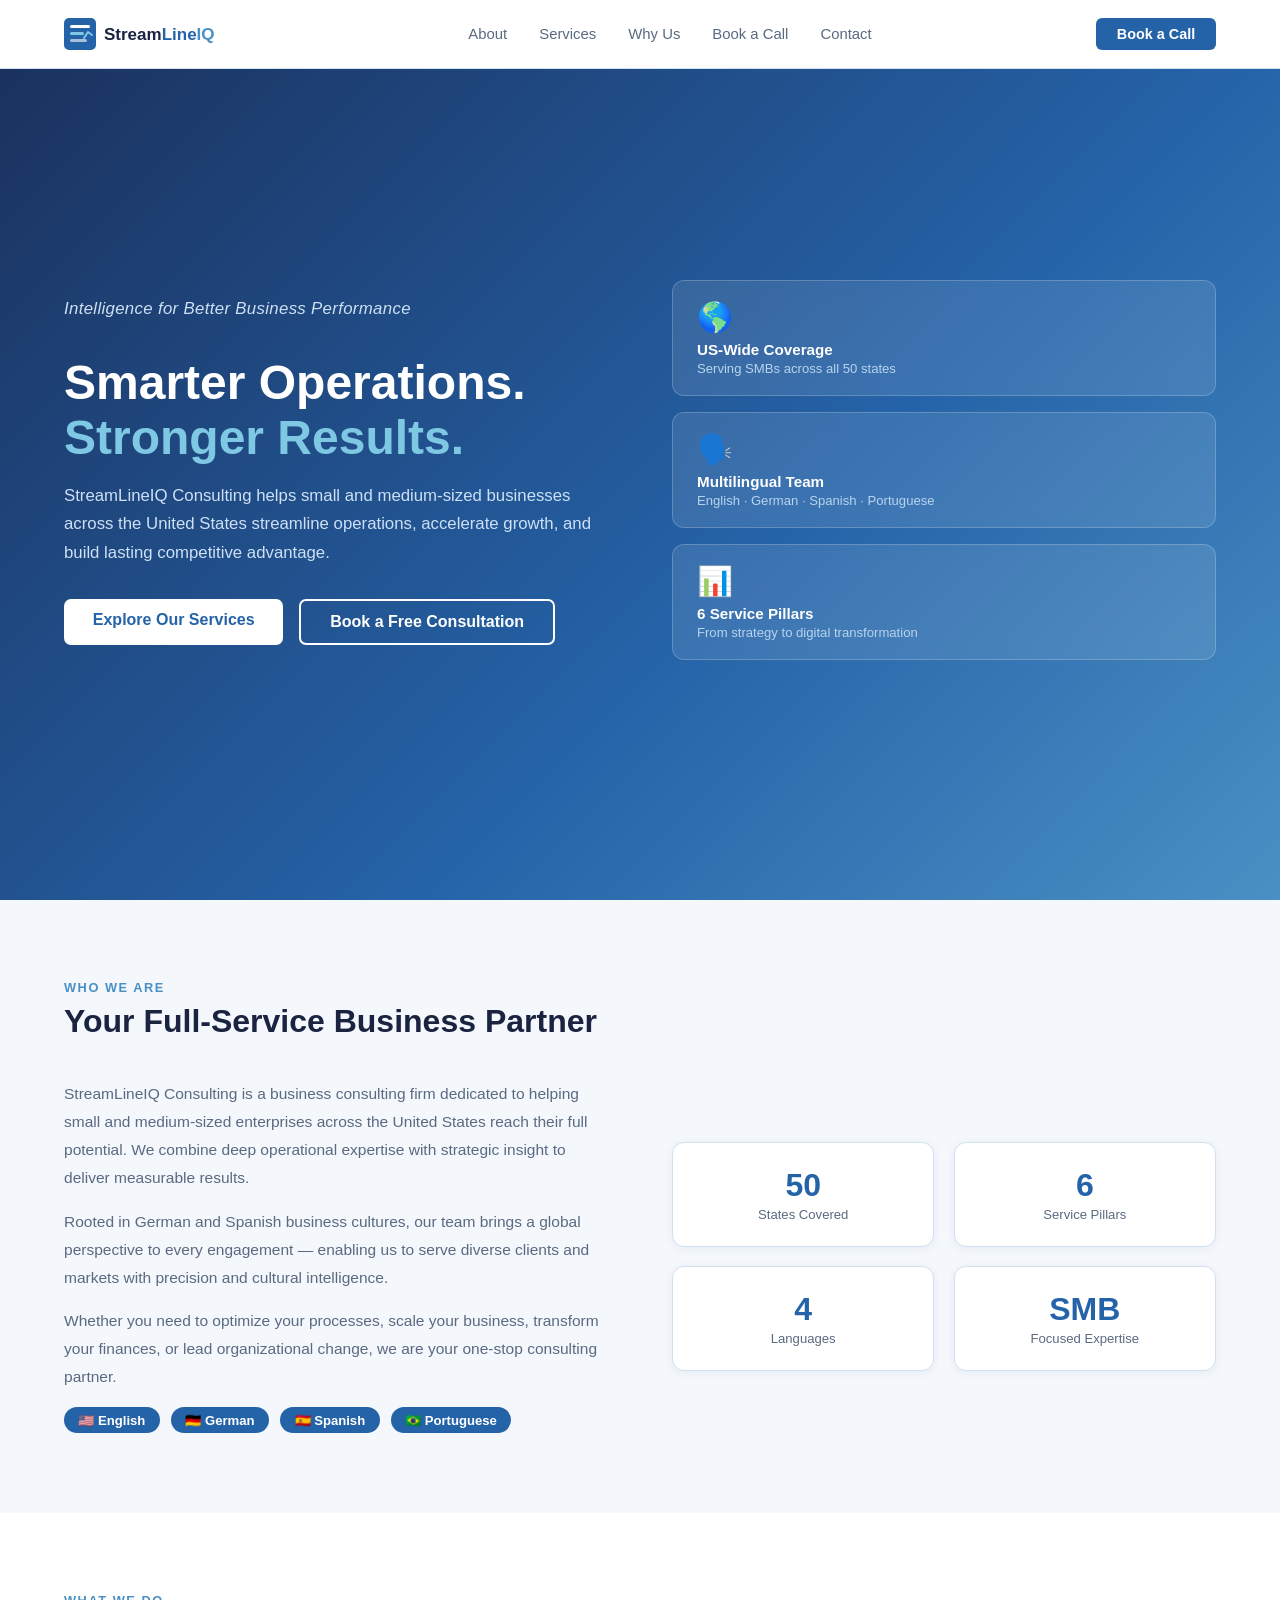
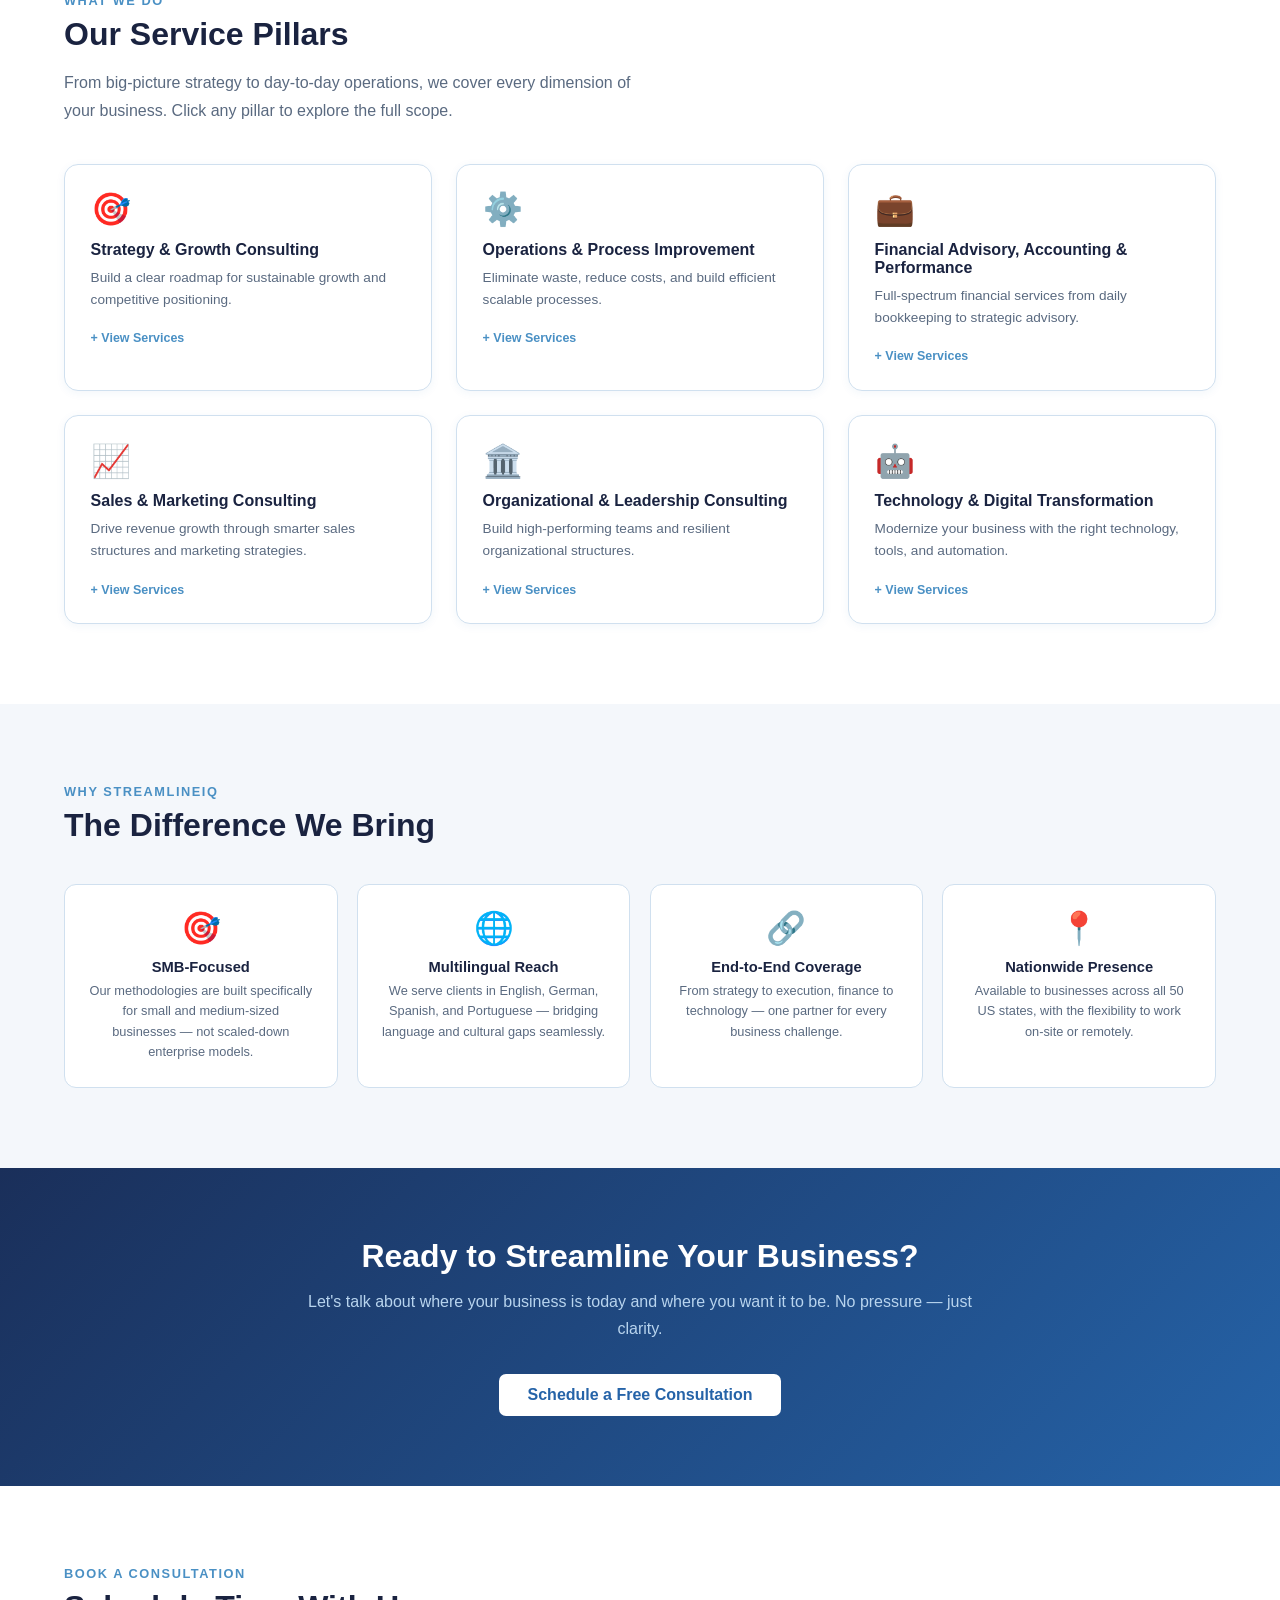
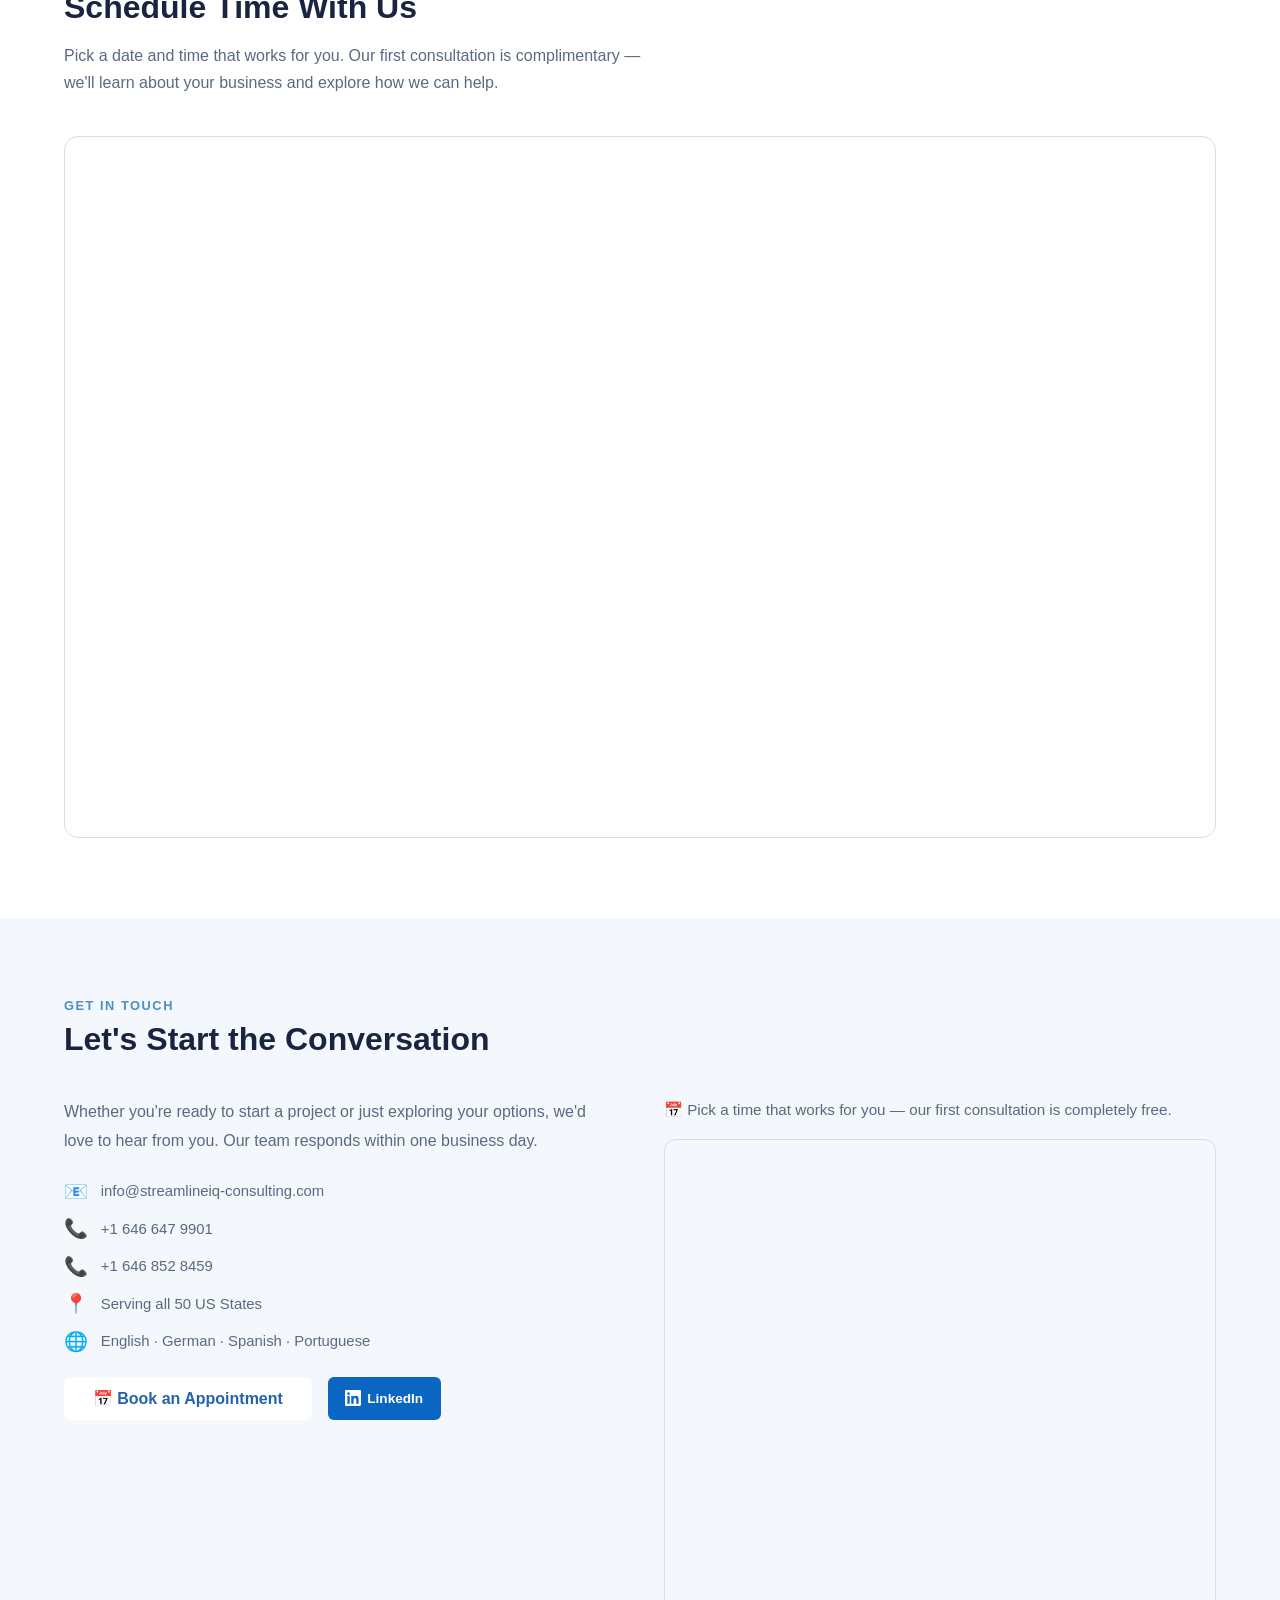
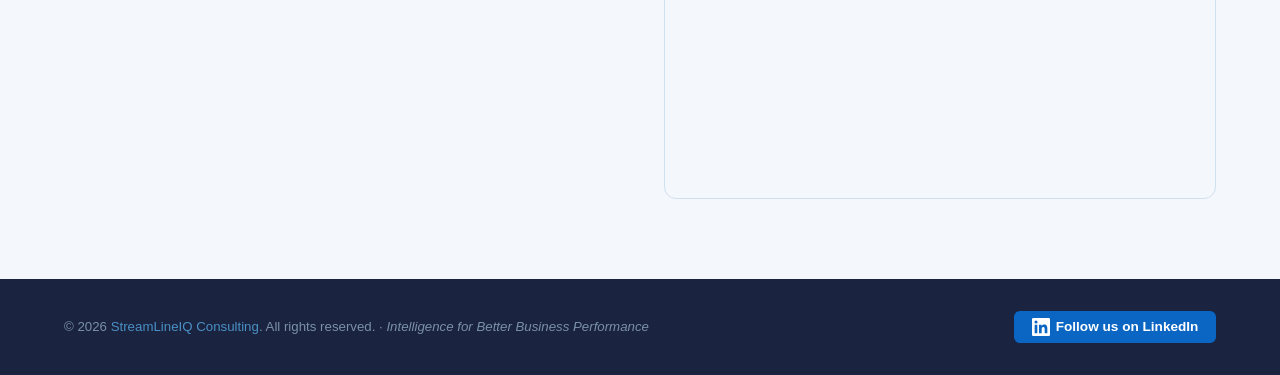
<file: index.html>
<!DOCTYPE html>
<html lang="en">
<head>
<meta charset="UTF-8"/>
<meta name="viewport" content="width=device-width, initial-scale=1.0"/>
<title>StreamLineIQ Consulting</title>
<meta name="description" content="StreamLineIQ Consulting helps small and medium-sized businesses across the US streamline operations, accelerate growth, and build lasting competitive advantage."/>
<link rel="icon" href="data:image/svg+xml,<svg xmlns='http://www.w3.org/2000/svg' viewBox='0 0 32 32'><rect width='32' height='32' rx='6' fill='%232563A8'/><rect x='6' y='9' width='20' height='3' rx='1.5' fill='%23ffffff'/><rect x='6' y='15' width='13' height='3' rx='1.5' fill='%237EC8E3'/><rect x='6' y='21' width='16' height='3' rx='1.5' fill='%23ffffff' opacity='0.6'/><polyline points='19,20 23,14 27,17' fill='none' stroke='%237EC8E3' stroke-width='2' stroke-linecap='round' stroke-linejoin='round'/></svg>"/>
<link href="https://assets.calendly.com/assets/external/widget.css" rel="stylesheet"/>
<style>
*{margin:0;padding:0;box-sizing:border-box;}
html{scroll-behavior:smooth;}
:root{
  --blue:#2563A8;--blue-dark:#1a4a80;--blue-light:#EBF3FB;
  --steel:#4A90C4;--white:#ffffff;--gray:#f4f7fb;
  --text:#1a2340;--muted:#5a6a80;--border:#d0e0ef;
}
body{font-family:'Segoe UI',Arial,sans-serif;color:var(--text);background:var(--white);}
a{text-decoration:none;color:inherit;}

/* NAV */
nav{position:fixed;top:0;width:100%;background:var(--white);border-bottom:1px solid var(--border);z-index:100;padding:0 5%;}
.nav-inner{max-width:1200px;margin:0 auto;display:flex;align-items:center;justify-content:space-between;height:68px;}
.logo-link{display:flex;align-items:center;}
.nav-links{display:flex;gap:2rem;font-size:.93rem;font-weight:500;color:var(--muted);}
.nav-links a{cursor:pointer;transition:color .2s;}
.nav-links a:hover{color:var(--blue);}
.nav-cta{background:var(--blue);color:#fff;padding:.5rem 1.3rem;border-radius:6px;font-size:.9rem;font-weight:600;transition:background .2s;}
.nav-cta:hover{background:var(--blue-dark);}

/* hamburger */
.hamburger{display:none;flex-direction:column;gap:5px;cursor:pointer;padding:4px;}
.hamburger span{display:block;width:24px;height:2px;background:var(--text);border-radius:2px;transition:all .3s;}
.mobile-menu{display:none;position:fixed;top:68px;left:0;width:100%;background:var(--white);border-bottom:1px solid var(--border);padding:1rem 5%;z-index:99;}
.mobile-menu a{display:block;padding:.7rem 0;font-size:1rem;font-weight:500;color:var(--muted);border-bottom:1px solid var(--border);}
.mobile-menu a:last-child{border-bottom:none;}
.mobile-menu.open{display:block;}

/* HERO */
.hero{min-height:100vh;background:linear-gradient(135deg,#1a2f5a 0%,#2563A8 60%,#4A90C4 100%);display:flex;align-items:center;padding:100px 5% 60px;}
.hero-inner{max-width:1200px;margin:0 auto;display:grid;grid-template-columns:1fr 1fr;gap:4rem;align-items:center;}
.hero-text h1{font-size:3rem;font-weight:900;color:#fff;line-height:1.15;margin-bottom:1rem;}
.hero-text h1 span{color:#7EC8E3;}
.hero-slogan{font-size:1.15rem;color:#b8d4ee;margin-bottom:.8rem;font-style:italic;letter-spacing:.02em;}
.hero-text p{font-size:1.05rem;color:#cde0f5;line-height:1.7;margin-bottom:2rem;}
.hero-btns{display:flex;gap:1rem;flex-wrap:wrap;}
.btn-primary{background:#fff;color:var(--blue);padding:.75rem 1.8rem;border-radius:7px;font-weight:700;font-size:1rem;transition:all .2s;display:inline-block;}
.btn-primary:hover{background:var(--blue-light);transform:translateY(-2px);}
.btn-outline{border:2px solid #fff;color:#fff;padding:.75rem 1.8rem;border-radius:7px;font-weight:600;font-size:1rem;transition:all .2s;display:inline-block;}
.btn-outline:hover{background:rgba(255,255,255,.1);transform:translateY(-2px);}
.hero-badges{display:flex;flex-direction:column;gap:1rem;}
.badge{background:rgba(255,255,255,.1);border:1px solid rgba(255,255,255,.2);border-radius:12px;padding:1.2rem 1.5rem;color:#fff;backdrop-filter:blur(8px);}
.badge-icon{font-size:1.8rem;margin-bottom:.4rem;}
.badge h3{font-size:.95rem;font-weight:700;margin-bottom:.2rem;}
.badge p{font-size:.82rem;color:#b8d4ee;}

/* SECTIONS */
section{padding:80px 5%;}
.section-inner{max-width:1200px;margin:0 auto;}
.section-label{font-size:.8rem;font-weight:700;color:var(--steel);letter-spacing:.12em;text-transform:uppercase;margin-bottom:.5rem;}
.section-title{font-size:2rem;font-weight:800;color:var(--text);margin-bottom:1rem;}
.section-sub{font-size:1rem;color:var(--muted);max-width:600px;line-height:1.7;}

/* ABOUT */
.about{background:var(--gray);}
.about-grid{display:grid;grid-template-columns:1fr 1fr;gap:4rem;align-items:center;margin-top:2.5rem;}
.about-text p{color:var(--muted);line-height:1.8;margin-bottom:1rem;font-size:.97rem;}
.lang-row{display:flex;gap:.7rem;flex-wrap:wrap;margin-top:1rem;}
.lang-pill{background:var(--blue);color:#fff;padding:.35rem .9rem;border-radius:20px;font-size:.82rem;font-weight:600;}
.about-stats{display:grid;grid-template-columns:1fr 1fr;gap:1.2rem;}
.stat-card{background:var(--white);border:1px solid var(--border);border-radius:12px;padding:1.5rem;text-align:center;box-shadow:0 2px 8px rgba(37,99,168,.07);}
.stat-card .num{font-size:2rem;font-weight:900;color:var(--blue);}
.stat-card .lbl{font-size:.82rem;color:var(--muted);margin-top:.2rem;}

/* SERVICES */
.services-grid{display:grid;grid-template-columns:repeat(3,1fr);gap:1.5rem;margin-top:2.5rem;}
.svc-card{background:var(--white);border:1px solid var(--border);border-radius:14px;padding:1.6rem;box-shadow:0 2px 10px rgba(37,99,168,.06);transition:all .25s;cursor:pointer;}
.svc-card:hover{transform:translateY(-4px);box-shadow:0 8px 28px rgba(37,99,168,.13);border-color:var(--steel);}
.svc-icon{font-size:2rem;margin-bottom:.8rem;}
.svc-card h3{font-size:1rem;font-weight:800;color:var(--text);margin-bottom:.5rem;}
.svc-card .svc-desc{font-size:.85rem;color:var(--muted);line-height:1.6;margin-bottom:.8rem;}
.svc-items{display:none;list-style:none;margin-top:.5rem;}
.svc-card.open .svc-items{display:block;}
.svc-items li{font-size:.8rem;color:var(--muted);padding:.25rem 0;border-top:1px solid var(--border);display:flex;align-items:flex-start;gap:.4rem;}
.svc-items li::before{content:"›";color:var(--steel);font-weight:700;flex-shrink:0;}
.svc-toggle{font-size:.78rem;color:var(--steel);font-weight:700;margin-top:.5rem;display:inline-block;}

/* WHY US */
.whyus{background:var(--gray);}
.why-grid{display:grid;grid-template-columns:repeat(4,1fr);gap:1.2rem;margin-top:2.5rem;}
.why-card{background:var(--white);border-radius:12px;padding:1.5rem;border:1px solid var(--border);text-align:center;}
.why-card .wi{font-size:2rem;margin-bottom:.7rem;}
.why-card h4{font-size:.92rem;font-weight:700;color:var(--text);margin-bottom:.4rem;}
.why-card p{font-size:.8rem;color:var(--muted);line-height:1.6;}

/* CTA */
.cta-banner{background:linear-gradient(135deg,#1a2f5a,#2563A8);padding:70px 5%;}
.cta-inner{max-width:700px;margin:0 auto;text-align:center;}
.cta-inner h2{font-size:2rem;font-weight:900;color:#fff;margin-bottom:.8rem;}
.cta-inner p{color:#b8d4ee;font-size:1rem;margin-bottom:2rem;line-height:1.7;}

/* BOOKING */
.booking{background:var(--white);}
.calendly-wrapper{margin-top:2.5rem;border:1px solid var(--border);border-radius:14px;overflow:hidden;}

/* CONTACT */
.contact{background:var(--gray);}
.contact-grid{display:grid;grid-template-columns:1fr 1fr;gap:3rem;margin-top:2.5rem;align-items:start;}
.contact-info p{color:var(--muted);line-height:1.8;margin-bottom:1.5rem;}
.contact-detail{display:flex;align-items:center;gap:.8rem;margin-bottom:.9rem;font-size:.93rem;color:var(--muted);}
.contact-detail .ci{font-size:1.2rem;}
.contact-book-label{font-size:.95rem;color:var(--muted);margin-bottom:1rem;line-height:1.6;}
.contact-calendly .calendly-inline-widget{border:1px solid var(--border);border-radius:12px;overflow:hidden;}

/* FOOTER */
footer{background:#1a2340;padding:2rem 5%;}
.footer-inner{max-width:1200px;margin:0 auto;display:flex;align-items:center;justify-content:space-between;flex-wrap:wrap;gap:1rem;}
footer p{color:#7a90aa;font-size:.83rem;}
footer span{color:var(--steel);}
.linkedin-btn{display:inline-flex;align-items:center;background:#0A66C2;color:#fff;padding:.45rem 1.1rem;border-radius:6px;font-size:.85rem;font-weight:600;transition:background .2s;}
.linkedin-btn:hover{background:#004182;}

/* RESPONSIVE */
@media(max-width:900px){
  .hero-inner,.about-grid,.contact-grid{grid-template-columns:1fr;}
  .services-grid{grid-template-columns:1fr 1fr;}
  .why-grid{grid-template-columns:1fr 1fr;}
  .hero-text h1{font-size:2.1rem;}
  .hero-badges{flex-direction:row;flex-wrap:wrap;}
}
@media(max-width:600px){
  .services-grid,.why-grid{grid-template-columns:1fr;}
  .nav-links,.nav-cta{display:none;}
  .hamburger{display:flex;}
}
</style>
</head>
<body>

<!-- NAV -->
<nav>
  <div class="nav-inner">
    <a href="#home" class="logo-link">
      <svg width="180" height="40" viewBox="0 0 180 40" xmlns="http://www.w3.org/2000/svg">
        <rect x="0" y="4" width="32" height="32" rx="5" fill="#2563A8"/>
        <rect x="6" y="11" width="20" height="3" rx="1.5" fill="#ffffff"/>
        <rect x="6" y="18" width="14" height="3" rx="1.5" fill="#7EC8E3"/>
        <rect x="6" y="25" width="17" height="3" rx="1.5" fill="#ffffff" opacity="0.6"/>
        <polyline points="20,24 24,18 28,21" fill="none" stroke="#7EC8E3" stroke-width="2" stroke-linecap="round" stroke-linejoin="round"/>
        <text x="40" y="26" font-family="'Segoe UI',Arial,sans-serif" font-size="17" font-weight="700" fill="#1a2340">Stream<tspan fill="#2563A8">Line</tspan><tspan fill="#4A90C4">IQ</tspan></text>
      </svg>
    </a>
    <div class="nav-links">
      <a href="#about">About</a>
      <a href="#services">Services</a>
      <a href="#why">Why Us</a>
      <a href="#booking">Book a Call</a>
      <a href="#contact">Contact</a>
    </div>
    <a href="#booking" class="nav-cta">Book a Call</a>
    <div class="hamburger" onclick="toggleMenu()">
      <span></span><span></span><span></span>
    </div>
  </div>
</nav>

<!-- Mobile Menu -->
<div class="mobile-menu" id="mobileMenu">
  <a href="#about"    onclick="toggleMenu()">About</a>
  <a href="#services" onclick="toggleMenu()">Services</a>
  <a href="#why"      onclick="toggleMenu()">Why Us</a>
  <a href="#booking"  onclick="toggleMenu()">Book a Call</a>
  <a href="#contact"  onclick="toggleMenu()">Contact</a>
</div>

<!-- HERO -->
<section id="home" class="hero">
  <div class="hero-inner">
    <div class="hero-text">
      <p class="hero-slogan">Intelligence for Better Business Performance</p>
      <h1>Smarter Operations.<br><span>Stronger Results.</span></h1>
      <p>StreamLineIQ Consulting helps small and medium-sized businesses across the United States streamline operations, accelerate growth, and build lasting competitive advantage.</p>
      <div class="hero-btns">
        <a href="#services" class="btn-primary">Explore Our Services</a>
        <a href="#booking"  class="btn-outline">Book a Free Consultation</a>
      </div>
    </div>
    <div class="hero-badges">
      <div class="badge"><div class="badge-icon">🌎</div><h3>US-Wide Coverage</h3><p>Serving SMBs across all 50 states</p></div>
      <div class="badge"><div class="badge-icon">🗣️</div><h3>Multilingual Team</h3><p>English · German · Spanish · Portuguese</p></div>
      <div class="badge"><div class="badge-icon">📊</div><h3>6 Service Pillars</h3><p>From strategy to digital transformation</p></div>
    </div>
  </div>
</section>

<!-- ABOUT -->
<section id="about" class="about">
  <div class="section-inner">
    <div class="section-label">Who We Are</div>
    <h2 class="section-title">Your Full-Service Business Partner</h2>
    <div class="about-grid">
      <div class="about-text">
        <p>StreamLineIQ Consulting is a business consulting firm dedicated to helping small and medium-sized enterprises across the United States reach their full potential. We combine deep operational expertise with strategic insight to deliver measurable results.</p>
        <p>Rooted in German and Spanish business cultures, our team brings a global perspective to every engagement — enabling us to serve diverse clients and markets with precision and cultural intelligence.</p>
        <p>Whether you need to optimize your processes, scale your business, transform your finances, or lead organizational change, we are your one-stop consulting partner.</p>
        <div class="lang-row">
          <span class="lang-pill">🇺🇸 English</span>
          <span class="lang-pill">🇩🇪 German</span>
          <span class="lang-pill">🇪🇸 Spanish</span>
          <span class="lang-pill">🇧🇷 Portuguese</span>
        </div>
      </div>
      <div class="about-stats">
        <div class="stat-card"><div class="num">50</div><div class="lbl">States Covered</div></div>
        <div class="stat-card"><div class="num">6</div><div class="lbl">Service Pillars</div></div>
        <div class="stat-card"><div class="num">4</div><div class="lbl">Languages</div></div>
        <div class="stat-card"><div class="num">SMB</div><div class="lbl">Focused Expertise</div></div>
      </div>
    </div>
  </div>
</section>

<!-- SERVICES -->
<section id="services">
  <div class="section-inner">
    <div class="section-label">What We Do</div>
    <h2 class="section-title">Our Service Pillars</h2>
    <p class="section-sub">From big-picture strategy to day-to-day operations, we cover every dimension of your business. Click any pillar to explore the full scope.</p>
    <div class="services-grid">
      <div class="svc-card" onclick="toggleSvc(this)">
        <div class="svc-icon">🎯</div>
        <h3>Strategy & Growth Consulting</h3>
        <div class="svc-desc">Build a clear roadmap for sustainable growth and competitive positioning.</div>
        <span class="svc-toggle">+ View Services</span>
        <ul class="svc-items">
          <li>Strategy Development</li><li>Market Entry Strategy</li><li>Competitive Analysis</li>
          <li>Pricing Strategy</li><li>Product Portfolio Strategy</li><li>Turnaround & Restructure Strategy</li>
          <li>Strategic Planning</li><li>Traction Coaching – Get a Grip on Your Business</li>
        </ul>
      </div>
      <div class="svc-card" onclick="toggleSvc(this)">
        <div class="svc-icon">⚙️</div>
        <h3>Operations & Process Improvement</h3>
        <div class="svc-desc">Eliminate waste, reduce costs, and build efficient scalable processes.</div>
        <span class="svc-toggle">+ View Services</span>
        <ul class="svc-items">
          <li>Process Mapping & Redesign</li><li>Cost Reduction Programs</li><li>Lean & Six Sigma Implementation</li>
          <li>Supply Chain Optimization</li><li>Manufacturing Productivity Improvements</li>
          <li>KPIs & Performance Management Systems</li><li>Service Process Improvement</li>
        </ul>
      </div>
      <div class="svc-card" onclick="toggleSvc(this)">
        <div class="svc-icon">💼</div>
        <h3>Financial Advisory, Accounting & Performance</h3>
        <div class="svc-desc">Full-spectrum financial services from daily bookkeeping to strategic advisory.</div>
        <span class="svc-toggle">+ View Services</span>
        <ul class="svc-items">
          <li>Financial Modeling</li><li>Profitability & Cost Structure Analysis</li><li>Business Valuation</li>
          <li>Cash Flow Improvements</li><li>Budgeting & Forecasting</li><li>Accounting Services</li>
          <li>Bookkeeping & Day-to-Day Financial Management</li>
          <li>Financial Reporting (P&L, Balance Sheet, Cash Flow)</li>
          <li>Tax Services (Business, Personal, Payroll, Sales Tax)</li><li>Payroll Services & Compliance</li>
        </ul>
      </div>
      <div class="svc-card" onclick="toggleSvc(this)">
        <div class="svc-icon">📈</div>
        <h3>Sales & Marketing Consulting</h3>
        <div class="svc-desc">Drive revenue growth through smarter sales structures and marketing strategies.</div>
        <span class="svc-toggle">+ View Services</span>
        <ul class="svc-items">
          <li>Sales Strategy & Territory Planning</li><li>Sales Organization Design</li>
          <li>Channel Strategy (Dealers & Distributors)</li><li>CRM Implementation</li>
          <li>Pricing Strategy</li><li>Customer Experience Optimization</li><li>Lead Generation Strategy</li>
        </ul>
      </div>
      <div class="svc-card" onclick="toggleSvc(this)">
        <div class="svc-icon">🏛️</div>
        <h3>Organizational & Leadership Consulting</h3>
        <div class="svc-desc">Build high-performing teams and resilient organizational structures.</div>
        <span class="svc-toggle">+ View Services</span>
        <ul class="svc-items">
          <li>Organization Structure Design</li><li>Change Management</li><li>Talent Strategy</li>
          <li>Compensation Benchmarking</li><li>Culture Transformation</li>
        </ul>
      </div>
      <div class="svc-card" onclick="toggleSvc(this)">
        <div class="svc-icon">🤖</div>
        <h3>Technology & Digital Transformation</h3>
        <div class="svc-desc">Modernize your business with the right technology, tools, and automation.</div>
        <span class="svc-toggle">+ View Services</span>
        <ul class="svc-items">
          <li>ERP System Implementation</li><li>CRM System Implementation</li>
          <li>AI & Automation Integration</li><li>Power Platform Consulting</li>
        </ul>
      </div>
    </div>
  </div>
</section>

<!-- WHY US -->
<section id="why" class="whyus">
  <div class="section-inner">
    <div class="section-label">Why StreamLineIQ</div>
    <h2 class="section-title">The Difference We Bring</h2>
    <div class="why-grid">
      <div class="why-card"><div class="wi">🎯</div><h4>SMB-Focused</h4><p>Our methodologies are built specifically for small and medium-sized businesses — not scaled-down enterprise models.</p></div>
      <div class="why-card"><div class="wi">🌐</div><h4>Multilingual Reach</h4><p>We serve clients in English, German, Spanish, and Portuguese — bridging language and cultural gaps seamlessly.</p></div>
      <div class="why-card"><div class="wi">🔗</div><h4>End-to-End Coverage</h4><p>From strategy to execution, finance to technology — one partner for every business challenge.</p></div>
      <div class="why-card"><div class="wi">📍</div><h4>Nationwide Presence</h4><p>Available to businesses across all 50 US states, with the flexibility to work on-site or remotely.</p></div>
    </div>
  </div>
</section>

<!-- CTA -->
<section class="cta-banner">
  <div class="cta-inner">
    <h2>Ready to Streamline Your Business?</h2>
    <p>Let's talk about where your business is today and where you want it to be. No pressure — just clarity.</p>
    <a href="#booking" class="btn-primary">Schedule a Free Consultation</a>
  </div>
</section>

<!-- BOOKING -->
<section id="booking" class="booking">
  <div class="section-inner">
    <div class="section-label">Book a Consultation</div>
    <h2 class="section-title">Schedule Time With Us</h2>
    <p class="section-sub">Pick a date and time that works for you. Our first consultation is complimentary — we'll learn about your business and explore how we can help.</p>
    <div class="calendly-wrapper">
      <div class="calendly-inline-widget"
           data-url="https://calendly.com/streamlineiq-consulting/30min?hide_landing_page_details=1&hide_gdpr_banner=1&primary_color=2563a8"
           style="min-width:320px;height:700px;"></div>
    </div>
  </div>
</section>

<!-- CONTACT -->
<section id="contact" class="contact">
  <div class="section-inner">
    <div class="section-label">Get In Touch</div>
    <h2 class="section-title">Let's Start the Conversation</h2>
    <div class="contact-grid">
      <div class="contact-info">
        <p>Whether you're ready to start a project or just exploring your options, we'd love to hear from you. Our team responds within one business day.</p>
        <div class="contact-detail"><span class="ci">📧</span> info@streamlineiq-consulting.com</div>
        <div class="contact-detail"><span class="ci">📞</span> +1 646 647 9901</div>
        <div class="contact-detail"><span class="ci">📞</span> +1 646 852 8459</div>
        <div class="contact-detail"><span class="ci">📍</span> Serving all 50 US States</div>
        <div class="contact-detail"><span class="ci">🌐</span> English · German · Spanish · Portuguese</div>
        <div style="margin-top:1.5rem;display:flex;gap:1rem;flex-wrap:wrap;">
          <a href="#booking" class="btn-primary">📅 Book an Appointment</a>
          <a href="https://www.linkedin.com/company/streamlineiq-consulting/" target="_blank" rel="noopener noreferrer" class="linkedin-btn">
            <svg width="16" height="16" viewBox="0 0 24 24" fill="currentColor" style="margin-right:6px;"><path d="M20.447 20.452h-3.554v-5.569c0-1.328-.027-3.037-1.852-3.037-1.853 0-2.136 1.445-2.136 2.939v5.667H9.351V9h3.414v1.561h.046c.477-.9 1.637-1.85 3.37-1.85 3.601 0 4.267 2.37 4.267 5.455v6.286zM5.337 7.433a2.062 2.062 0 0 1-2.063-2.065 2.064 2.064 0 1 1 2.063 2.065zm1.782 13.019H3.555V9h3.564v11.452zM22.225 0H1.771C.792 0 0 .774 0 1.729v20.542C0 23.227.792 24 1.771 24h20.451C23.2 24 24 23.227 24 22.271V1.729C24 .774 23.2 0 22.222 0h.003z"/></svg>
            LinkedIn
          </a>
        </div>
      </div>
      <div class="contact-calendly">
        <p class="contact-book-label">📅 Pick a time that works for you — our first consultation is completely free.</p>
        <div class="calendly-inline-widget"
             data-url="https://calendly.com/streamlineiq-consulting/30min?hide_landing_page_details=1&hide_gdpr_banner=1&primary_color=2563a8"
             style="min-width:320px;height:660px;"></div>
      </div>
    </div>
  </div>
</section>

<!-- FOOTER -->
<footer>
  <div class="footer-inner">
    <p>© 2026 <span>StreamLineIQ Consulting</span>. All rights reserved. · <em>Intelligence for Better Business Performance</em></p>
    <a href="https://www.linkedin.com/company/streamlineiq-consulting/" target="_blank" class="linkedin-btn" rel="noopener noreferrer">
      <svg width="18" height="18" viewBox="0 0 24 24" fill="currentColor" xmlns="http://www.w3.org/2000/svg" style="vertical-align:middle;margin-right:6px;">
        <path d="M20.447 20.452h-3.554v-5.569c0-1.328-.027-3.037-1.852-3.037-1.853 0-2.136 1.445-2.136 2.939v5.667H9.351V9h3.414v1.561h.046c.477-.9 1.637-1.85 3.37-1.85 3.601 0 4.267 2.37 4.267 5.455v6.286zM5.337 7.433a2.062 2.062 0 0 1-2.063-2.065 2.064 2.064 0 1 1 2.063 2.065zm1.782 13.019H3.555V9h3.564v11.452zM22.225 0H1.771C.792 0 0 .774 0 1.729v20.542C0 23.227.792 24 1.771 24h20.451C23.2 24 24 23.227 24 22.271V1.729C24 .774 23.2 0 22.222 0h.003z"/>
      </svg>
      Follow us on LinkedIn
    </a>
  </div>
</footer>

<script src="https://assets.calendly.com/assets/external/widget.js" async></script>
<script>
function toggleMenu(){
  document.getElementById('mobileMenu').classList.toggle('open');
}
function toggleSvc(card){
  var isOpen=card.classList.contains('open');
  document.querySelectorAll('.svc-card').forEach(function(c){
    c.classList.remove('open');
    c.querySelector('.svc-toggle').textContent='+ View Services';
  });
  if(!isOpen){
    card.classList.add('open');
    card.querySelector('.svc-toggle').textContent='− Hide Services';
  }
}
</script>
</body>
</html>
</file>
